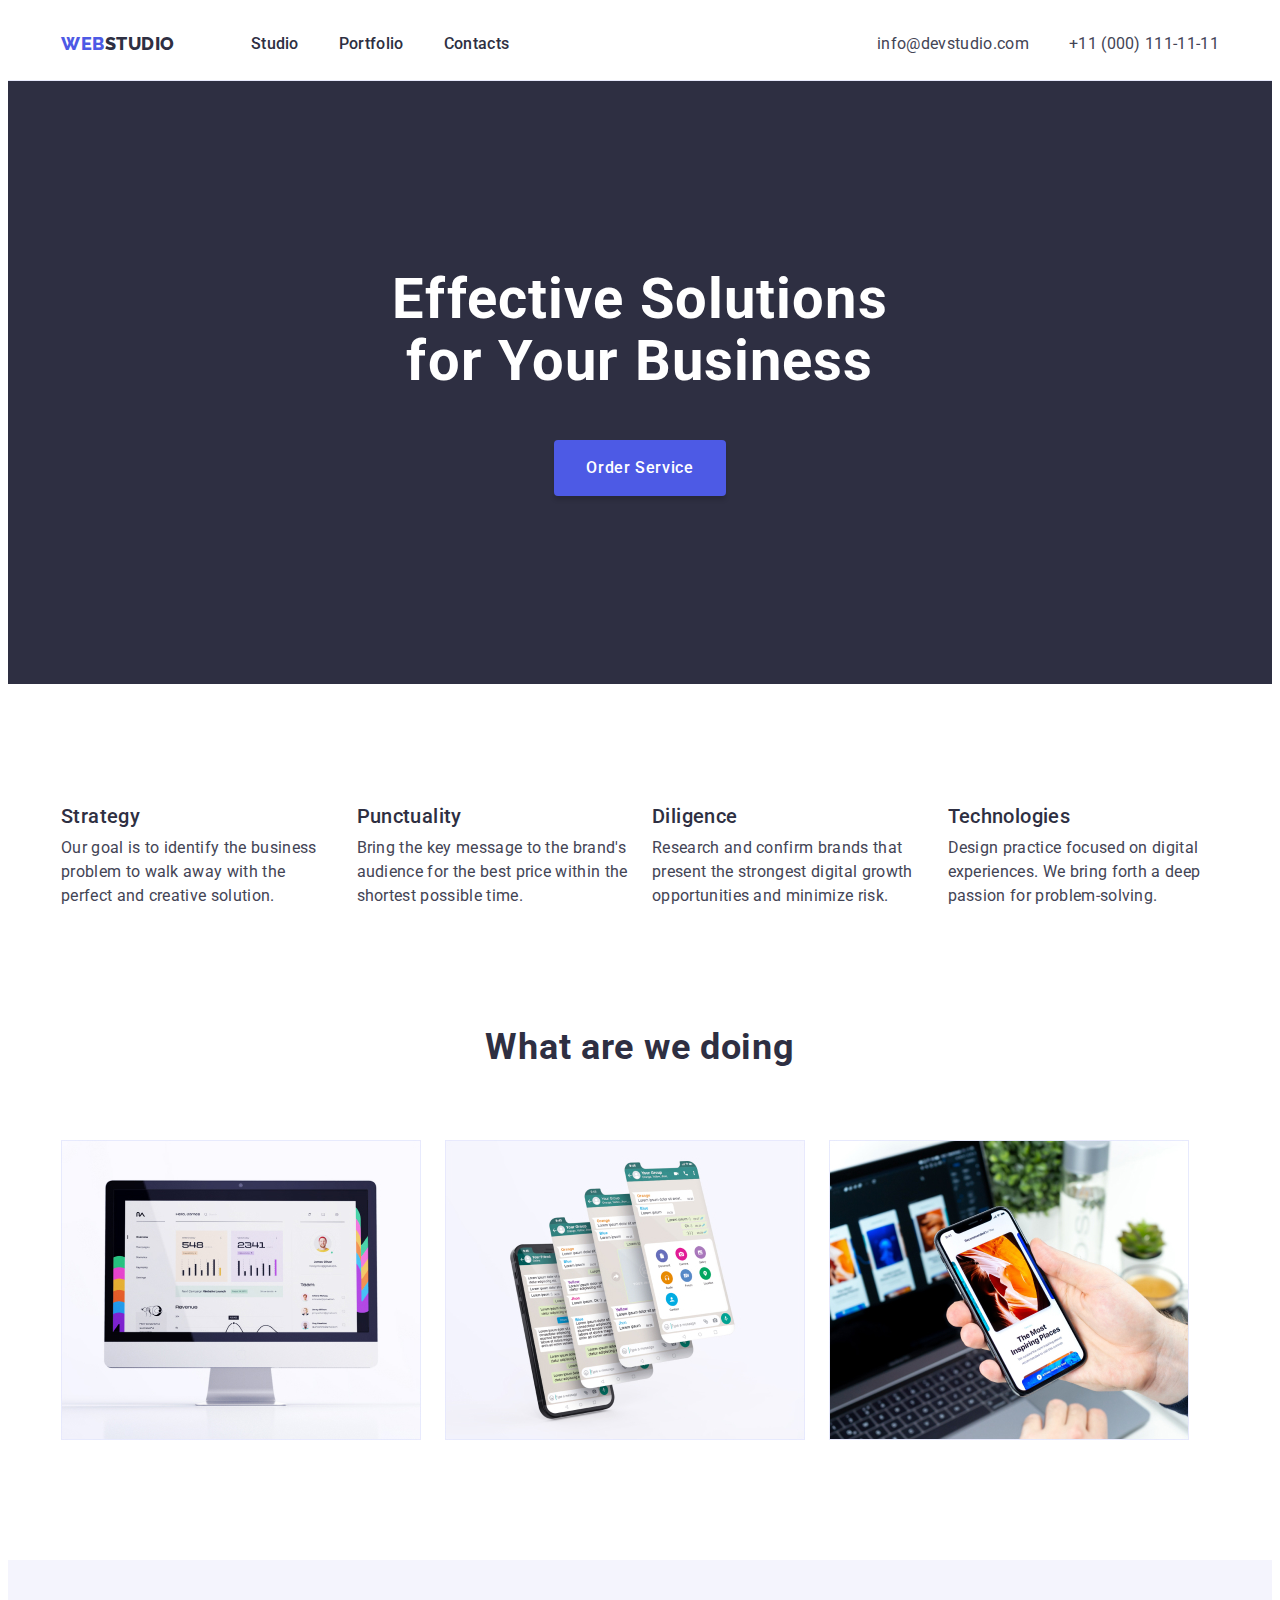
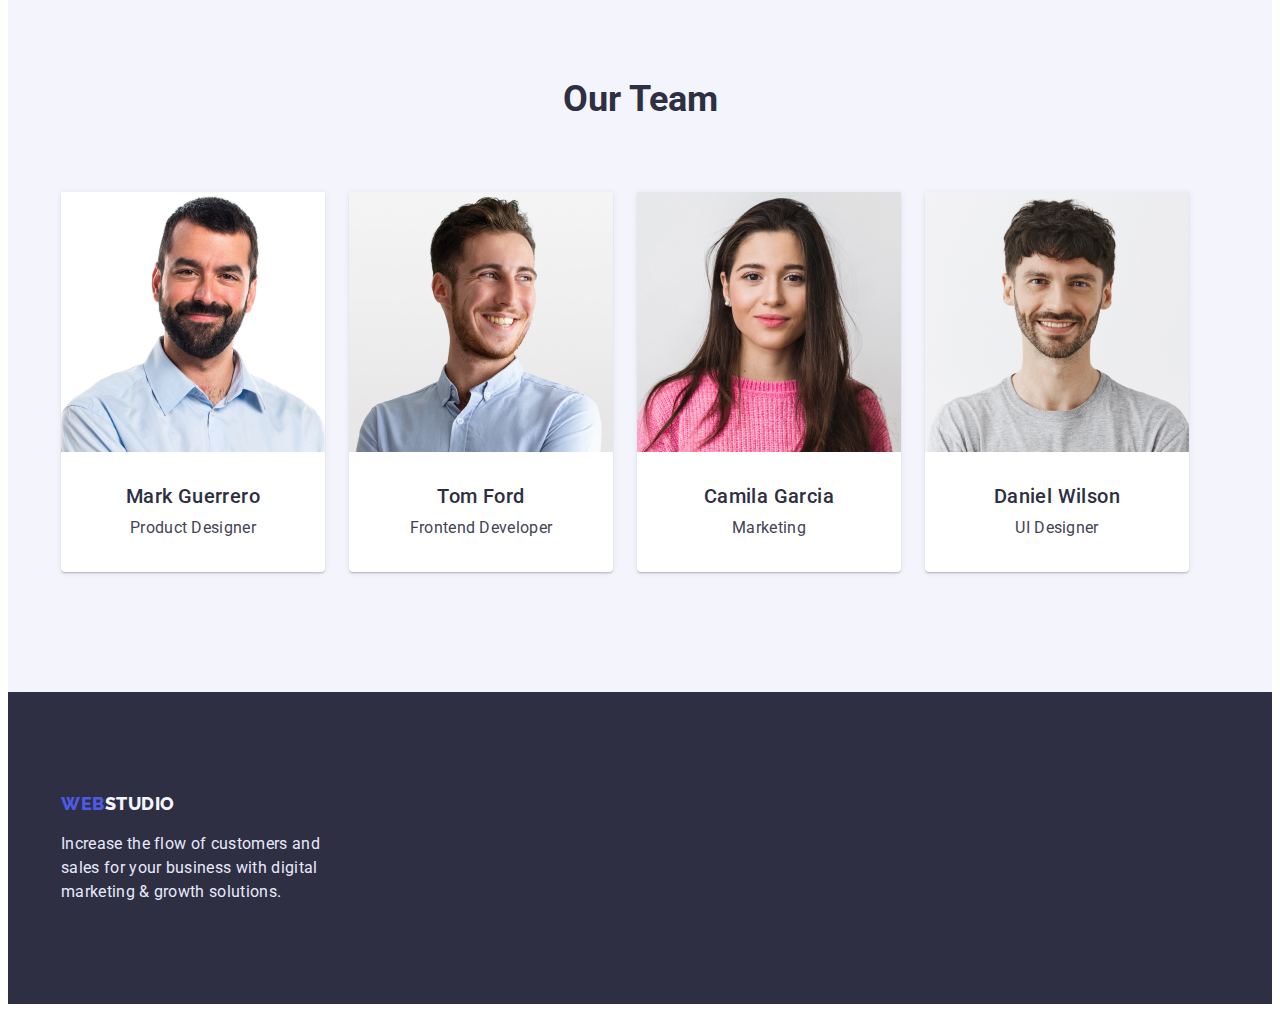
<file: index.html>
<!DOCTYPE html>
<html lang="en">
<head>
    <meta charset="UTF-8">
    <meta http-equiv="X-UA-Compatible" content="IE=edge">
    <meta name="viewport" content="width=device-width, initial-scale=1.0">
    <title>Webstudio</title>
<link rel="preconnect" href="https://fonts.googleapis.com">
<link rel="preconnect" href="https://fonts.gstatic.com" crossorigin>
<link href="https://fonts.googleapis.com/css2?family=Raleway:wght@800&family=Roboto:wght@400;500;700;900&display=swap"
    rel="stylesheet">
    <!-- Styles-->
    <link rel="stylesheet" href="https://cdnjs.cloudflare.com/ajax/libs/modern-normalize/1.1.0/modern-normalize.min.css"
        integrity="sha512-wpPYUAdjBVSE4KJnH1VR1HeZfpl1ub8YT/NKx4PuQ5NmX2tKuGu6U/JRp5y+Y8XG2tV+wKQpNHVUX03MfMFn9Q=="
        crossorigin="anonymous" referrerpolicy="no-referrer" />
    <link rel="stylesheet" href="./css/styles.css">
</head>
<body>
    <header class="border-box">
        <div class="container">
            <div class="header-container">
        <nav class="header-nav">
            <a href="./index.html" class="logo-first">WEB<span class="logo-second">STUDIO</span></a>
            <ul class="header-menu">
                <li><a class="header-link" href="./index.html">Studio</a></li>
                <li><a class="header-link" href="./portfolio.html">Portfolio</a></li>
                <li><a class="header-link" href="">Contacts</a></li>
            </ul>
        </nav>
        <address class="heading-address">
            <ul class="header-tel">
                <li><a class="header-address" href="mailto:info@devstudio.com">info@devstudio.com</a></li>
                <li><a class="header-address" href="tel:+110001111111">+11 (000) 111-11-11</a></li>
            </ul>
        </address>
            </div>
        </div>
    </header>
    <main>
        <section class="hero-first section">
           <div class="container">
            <div class="container-hero">
            <h1 class="hero-title"> Effective Solutions for Your Business</h1>
            <button class="hero-button" type="button">Order Service</button>
            </div>
        </div>
        </section>
        <section class="section section-benefits">
            <div class="container">
            <h2 class="visually-hidden">company benefits</h2>
            <ul class="container-benefits">
                <li class="list-benefits">
                    <h3 class="heading-benefits">Strategy</h3>
                    <p class="text-benefits">Our goal is to identify the business problem to walk away with the perfect and creative solution.</p>
                </li>
                <li class="list-benefits">
                    <h3 class="heading-benefits">Punctuality</h3>
                    <p class="text-benefits">Bring the key message to the brand's audience for the best price within the shortest possible time.</p>
                </li>
                <li class="list-benefits">
                    <h3 class="heading-benefits">Diligence</h3>
                    <p class="text-benefits">Research and confirm brands that present the strongest digital growth opportunities and minimize risk.</p>
                </li>
                <li class="list-benefits">
                    <h3 class="heading-benefits">Technologies</h3>
                    <p class="text-benefits">Design practice focused on digital experiences. We bring forth a deep passion for problem-solving.</p>
                </li>
            </ul>
            </div>
        </section>
        <section class="section-doing">
            <div class="container">
            <h2 class="title-doing">What are we doing</h2>
            <ul class="images-doing">
                <li><img src="./images/monitor.jpg" alt="monitor" width="360"></li>
                <li><img src="./images/display.jpg" alt="display" width="360"></li>
                <li><img src="./images/monitordisplay.jpg" alt="monitor display" width="360"></li>
            </ul>
            </div>
        </section>
        <section class="team-section">
            <div class="container">
            <h2 class="title-team">Our Team</h2>
            <ul class="container-team">
                <li class="box-team">
                    <img src="./images/markguerrero.jpg" alt="mark guerrero" width="264">
                    <div class="experts"><h3 class="heading-team">Mark Guerrero</h3>
                    <p class="text-team">Product Designer</p></div>
                </li>
                <li class="box-team">
                    <img src="./images/tomford.jpg" alt="tom ford" width="264">
                    <div class="experts"><h3 class="heading-team">Tom Ford</h3>
                    <p class="text-team">Frontend Developer</p></div>
                </li>
                <li class="box-team">
                    <img src="./images/camilagarcia.jpg" alt="camila garcia" width="264">
                    <div class="experts"><h3 class="heading-team">Camila Garcia</h3>
                    <p class="text-team">Marketing</p></div>
                </li>
                <li class="box-team">
                    <img src="./images/danielwilson.jpg" alt="daniel wilson" width="264">
                    <div class="experts"><h3 class="heading-team">Daniel Wilson</h3>
                    <p class="text-team">UI Designer</p></div>
                </li>
            </ul>
            </div>
        </section>
    </main>
    <footer class="footer">
        <div class="container">
            <a href="./index.html" class="logo-first">WEB<span class="logo-lower">STUDIO</span></a>
            <p class="text-footer">Increase the flow of customers and sales for your business with digital marketing & growth solutions.</p>
        </div>
        </footer>
</body>
</html>
</file>
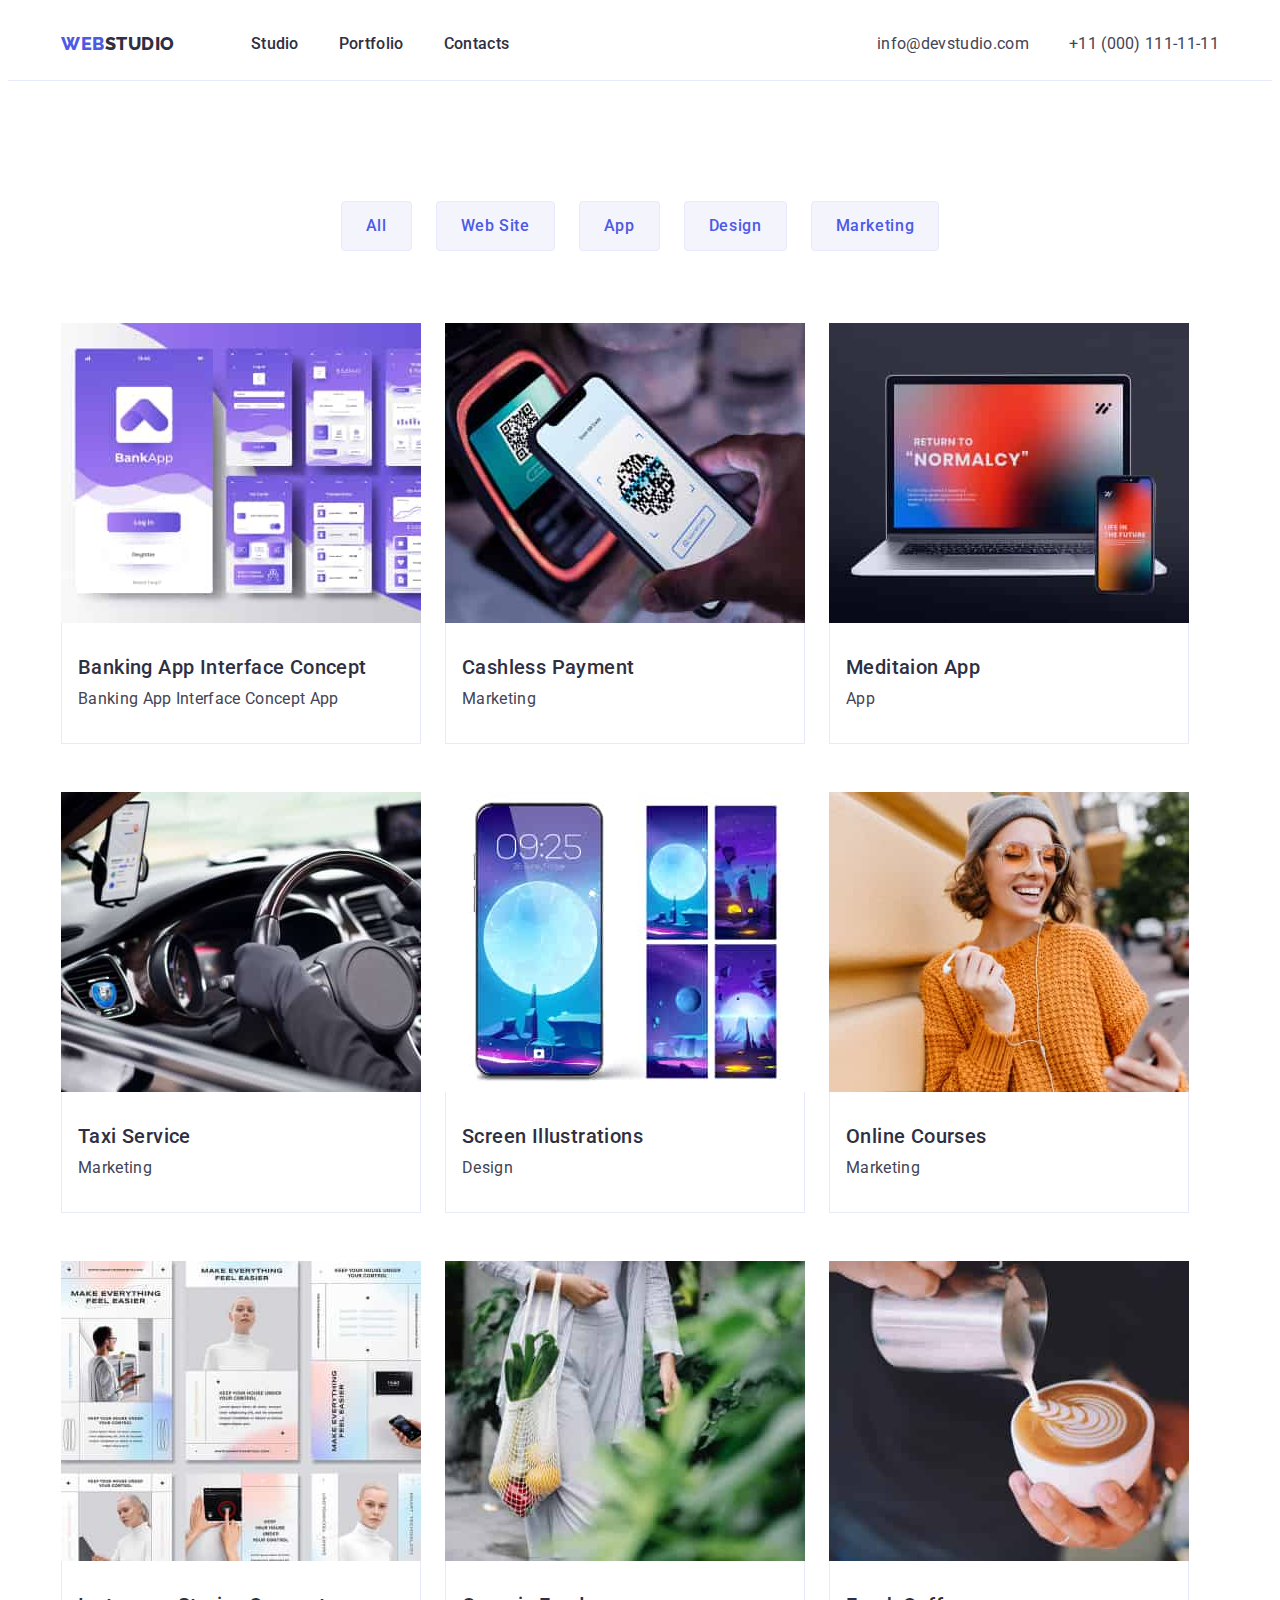
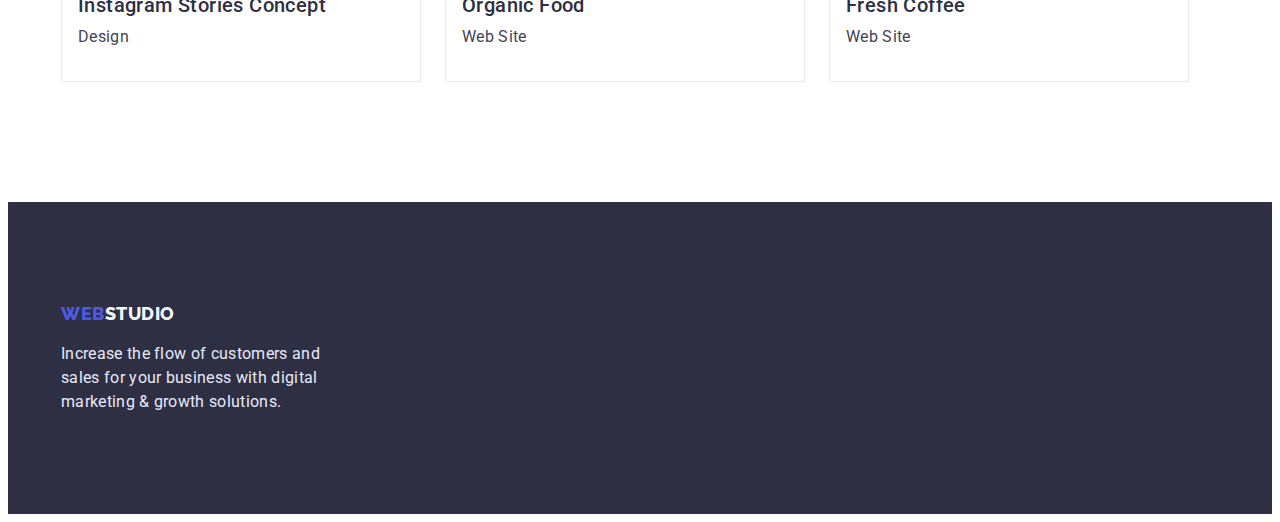
<file: portfolio.html>
<!DOCTYPE html>
<html lang="en">

<head>
    <meta charset="UTF-8">
    <meta http-equiv="X-UA-Compatible" content="IE=edge">
    <meta name="viewport" content="width=device-width, initial-scale=1.0">
    <title>Webstudio</title>
    <link rel="preconnect" href="https://fonts.googleapis.com">
    <link rel="preconnect" href="https://fonts.gstatic.com" crossorigin>
    <link
        href="https://fonts.googleapis.com/css2?family=Raleway:wght@800&family=Roboto:wght@400;500;700;900&display=swap"
        rel="stylesheet">
    <!-- Styles-->
    <link rel="stylesheet" href="https://cdnjs.cloudflare.com/ajax/libs/modern-normalize/1.1.0/modern-normalize.min.css"
        integrity="sha512-wpPYUAdjBVSE4KJnH1VR1HeZfpl1ub8YT/NKx4PuQ5NmX2tKuGu6U/JRp5y+Y8XG2tV+wKQpNHVUX03MfMFn9Q=="
        crossorigin="anonymous" referrerpolicy="no-referrer" />
    <link rel="stylesheet" href="./css/styles.css">
</head>

<body>
    <header class="border-box">
        <div class="container">
            <div class="header-container">
                <nav class="header-nav">
                    <a href="./index.html" class="logo-first">WEB<span class="logo-second">STUDIO</span></a>
                    <ul class="header-menu">
                        <li><a class="header-link" href="./index.html">Studio</a></li>
                        <li><a class="header-link" href="./portfolio.html">Portfolio</a></li>
                        <li><a class="header-link" href="">Contacts</a></li>
                    </ul>
                </nav>
                <address class="heading-address">
                    <ul class="header-tel">
                        <li><a class="header-address" href="mailto:info@devstudio.com">info@devstudio.com</a></li>
                        <li><a class="header-address" href="tel:+110001111111">+11 (000) 111-11-11</a></li>
                    </ul>
                </address>
            </div>
        </div>
    </header>
    <main>
        <section class="section-portfolio">
            <div class="container">
            <h1 class="visually-hidden">Portfolio</h1>
            <ul class="portfolio-filter">
                <li><button type="button" class="button-portfolio">All</button></li>
                <li><button type="button" class="button-portfolio">Web Site</button></li>
                <li><button type="button" class="button-portfolio">App</button></li>
                <li><button type="button" class="button-portfolio">Design</button></li>
                <li><button type="button" class="button-portfolio">Marketing</button></li>
            </ul>
            <ul class="portfolio-box">
                <li class="box-portfolio">
                    <a href="">
                        <img src="./images/portfolio/banking-app.jpg" alt="banking-app" width="360">
                        <div class="box-name">
                        <h2 class="box-product">Banking App Interface Concept</h2>
                        <p class="box-filter">Banking App Interface Concept App</p></div>
                    </a>
                </li>
                <li class="box-portfolio">
                    <a href="">
                        <img src="./images/portfolio/cashless-payment.jpg" alt="cashless-payment" width="360">
                        <div class="box-name">
                        <h2 class="box-product">Cashless Payment</h2>
                        <p class="box-filter">Marketing</p></div>
                    </a>
                </li>
                <li class="box-portfolio">
                    <a href="">
                        <img src="./images/portfolio/meditaion-app.jpg" alt="meditaion-app" width="360">
                        <div class="box-name">
                        <h2 class="box-product">Meditaion App</h2>
                        <p class="box-filter">App</p></div>
                    </a>
                </li>
                <li class="box-portfolio">
                    <a href="">
                        <img src="./images/portfolio/taxi-service.jpg" alt="taxi-service" width="360">
                        <div class="box-name">
                        <h2 class="box-product">Taxi Service</h2>
                        <p class="box-filter">Marketing</p></div>
                    </a>
                </li>
                <li class="box-portfolio">
                    <a href="">
                        <img src="./images/portfolio/screen-illustrations.jpg" alt="screen-illustrations" width="360">
                        <div class="box-name">
                        <h2 class="box-product">Screen Illustrations</h2>
                        <p class="box-filter">Design</p></div>
                    </a>
                </li>
                <li class="box-portfolio">
                    <a href="">
                        <img src="./images/portfolio/online-courses.jpg" alt="a girl with a phone" width="360">
                        <div class="box-name">
                        <h2 class="box-product">Online Courses</h2>
                        <p class="box-filter">Marketing</p></div>
                    </a>
                </li>
                <li class="box-portfolio">
                    <a href="">
                        <img src="./images/portfolio/instagram-stories.jpg" alt="photos from Instagram" width="360">
                        <div class="box-name">
                        <h2 class="box-product">Instagram Stories Concept</h2>
                        <p class="box-filter">Design</p></div>
                    </a>
                </li>
                <li class="box-portfolio">
                    <a href="">
                        <img src="./images/portfolio/organic-food.jpg" alt="woman with groceries" width="360">
                        <div class="box-name">
                        <h2 class="box-product">Organic Food</h2>
                        <p class="box-filter">Web Site</p></div>
                    </a>
                </li>
                <li class="box-portfolio">
                    <a href="">
                        <img src="./images/portfolio/fresh-coffee.jpg" alt="Cup of coffee" width="360">
                        <div class="box-name">
                        <h2 class="box-product">Fresh Coffee</h2>
                        <p class="box-filter">Web Site</p></div>
                    </a>
                </li>
            </ul>
            </div>
        </section>
    </main>
<footer class="footer">
        <div class="container">
            <a href="./index.html" class="logo-first">WEB<span class="logo-lower">STUDIO</span></a>
            <p class="text-footer">Increase the flow of customers and sales for your business with digital marketing & growth solutions.</p>
        </div>
        </footer>
</body>
</html>
</file>
<file: css/styles.css>
:root {
  --color-primery: #2e2f42;
  --color-secondary: #434455;
  --color-logo-button: #4d5ae5;
  --color-hover: #404bbf;
  --color-background: #ffffff;
  --color-background-sec: #f4f4fd;
  --color-border: #e7e9fc;
}
body {
  font-family: "Roboto", sans-serif;
  font-size: 16px;
  color: var(--color-primery);
}
p,
h1,
h2,
h3 {
  margin-top: 0;
  margin-bottom: 0;
}
.container {
  width: 100%;
  max-width: 1158px;
  padding: 0 15px;
  margin: 0 auto;
}
ul {
  list-style-type: none;
  margin: 0;
  padding: 0;
}
ul a {
  text-decoration: none;
}
img {
  display: block;
  max-width: 100%;
  height: auto;
}
.border-box {
  background-color: var(--color-background);
  border-bottom: 1px solid var(--color-border);
}
/* Header */
.header-container {
  display: flex;
  align-items: center;
}
.header-nav {
  display: flex;
  align-items: center;
  gap: 76px;
}
.header-menu {
  display: flex;
  gap: 40px;
}
.header-tel {
  display: flex;
  gap: 40px;
}
.heading-address {
  margin-left: auto;
}
.logo-first {
  color: var(--color-logo-button);
  font-family: "Raleway";
  font-style: normal;
  font-weight: 800;
  font-size: 18px;
  line-height: 1.33;
  letter-spacing: 0.03em;
  text-decoration: none;
}
.logo-second {
  color: var(--color-primery);
}
.header-link {
  text-decoration: none;
  font-weight: 500;
  font-size: 16px;
  letter-spacing: 0.02em;
  line-height: 1.5;
  color: var(--color-primery);
  padding: 24px 0;
  display: block;
}
.header-link:hover {
  color: var(--color-hover);
}
.header-link:focus {
  color: var(--color-hover);
}
.header-address {
  color: var(--color-secondary);
  font-weight: 400;
  font-size: 16px;
  line-height: 1.5;
  letter-spacing: 0.02em;
  font-style: normal;
  padding: 24px 0;
  display: block;
}
.header-address:hover {
  color: var(--color-hover);
}
.header-address:focus {
  color: var(--color-background);
  background-color: var(--color-hover);
}
/* Hero section */
.hero-first {
  background-color: var(--color-primery);
  padding: 188px 0;
}
.container-hero {
  width: 496px;
  margin: 0 auto;
  text-align: center;
}
.hero-title {
  font-weight: 700;
  font-size: 56px;
  line-height: 1.1;
  letter-spacing: 0.02em;
  color: var(--color-background);
  margin-bottom: 48px;
}
.hero-button {
  background-color: var(--color-logo-button);
  color: var(--color-background);
  border-radius: 4px;
  box-shadow: 0px 4px 4px rgba(0, 0, 0, 0.15);
  border: none;
  font-family: "Roboto", sans-serif;
  font-weight: 500;
  font-size: 16px;
  line-height: 1.5;
  letter-spacing: 0.04em;
  cursor: pointer;
  padding: 16px 32px;
}
.hero-button:hover {
  background-color: var(--color-hover);
}
/* Benefits */
.visually-hidden {
  position: absolute;
  white-space: nowrap;
  width: 1px;
  height: 1px;
  overflow: hidden;
  border: 0;
  padding: 0;
  clip: rect(0 0 0 0);
  clip-path: inset(50%);
  margin: -1px;
}
.heading-benefits {
  font-weight: 500;
  font-size: 20px;
  letter-spacing: 0.02em;
  line-height: 1.2;
  margin-bottom: 8px;
}
.text-benefits {
  color: var(--color-secondary);
  font-size: 16px;
  letter-spacing: 0.02em;
  line-height: 1.5;
}
.container-benefits {
  display: flex;
  gap: 24px;
}
.list-benefits {
  flex-basis: calc((100% - 72px) / 4);
}
.section-benefits {
  padding: 120px 0;
}
/* Doing */
.title-doing {
  font-weight: 700;
  font-size: 36px;
  line-height: 1.11;
  letter-spacing: 0.02em;
  text-align: center;
  margin-bottom: 72px;
}
.images-doing {
  display: flex;
  gap: 24px;
  flex-basis: calc((100% - 48px) / 3);
}
.section-doing {
  padding-bottom: 120px;
}

/* Our team*/
.team-section {
  background-color: var(--color-background-sec);
  padding: 120px 0;
}
.box-team {
  background-color: var(--color-background);
  box-shadow: 0px 1px 6px rgba(46, 47, 66, 0.08),
    0px 1px 1px rgba(46, 47, 66, 0.16), 0px 2px 1px rgba(46, 47, 66, 0.08);
  border-radius: 0px 0px 4px 4px;
}
.title-team {
  font-weight: 700;
  font-size: 36px;
  line-height: 1.11;
  text-align: center;
  margin-bottom: 72px;
}
.heading-team {
  font-weight: 500;
  font-size: 20px;
  line-height: 1.2;
  letter-spacing: 0.02em;
  text-align: center;
  margin-bottom: 8px;
}
.text-team {
  color: var(--color-secondary);
  line-height: 1.5;
  letter-spacing: 0.02em;
  text-align: center;
}
.container-team {
  display: flex;
  gap: 24px;
  flex-basis: calc((100% - 72px) / 4);
}
.experts {
  padding: 32px 0;
}
/* Footer */
.footer {
  background-color: var(--color-primery);
  padding: 100px 0;
}
.text-footer {
  color: var(--color-border);
  line-height: 1.5;
  letter-spacing: 0.02em;
  width: 264px;
  margin-top: 16px;
}
.logo-lower {
  color: var(--color-background-sec);
}
/* Portfolio */
.section-portfolio {
  padding: 120px 0;
}
.button-portfolio {
  color: var(--color-logo-button);
  background-color: var(--color-background-sec);
  border: 1px solid var(--color-border);
  font-family: "Roboto", sans-serif;
  border-radius: 4px;
  font-weight: 500;
  font-size: 16px;
  line-height: 1.5;
  letter-spacing: 0.04em;
  cursor: pointer;
  padding: 12px 24px;
}
.button-portfolio:hover {
  color: var(--color-background);
  background-color: var(--color-hover);
  border-color: transparent;
}
.button-portfolio:focus {
  color: var(--color-background);
  background-color: var(--color-hover);
}
.portfolio-filter {
  gap: 24px;
  display: flex;
  justify-content: center;
  margin-bottom: 72px;
}
.box-portfolio {
  background-color: var(--color-background);
}
.portfolio-box {
  display: flex;
  column-gap: 24px;
  row-gap: 48px;
  flex-wrap: wrap;
  flex-basis: calc((100% - 48px) / 3);
}
.box-name {
  border-left: 1px solid var(--color-border);
  border-right: 1px solid var(--color-border);
  border-bottom: 1px solid var(--color-border);
  padding: 32px 16px;
}
.box-product {
  color: var(--color-primery);
  font-weight: 500;
  font-size: 20px;
  line-height: 1.2;
  letter-spacing: 0.02em;
  margin-bottom: 8px;
}
.box-filter {
  color: var(--color-secondary);
  line-height: 1.5;
  letter-spacing: 0.02em;
}
</file>
